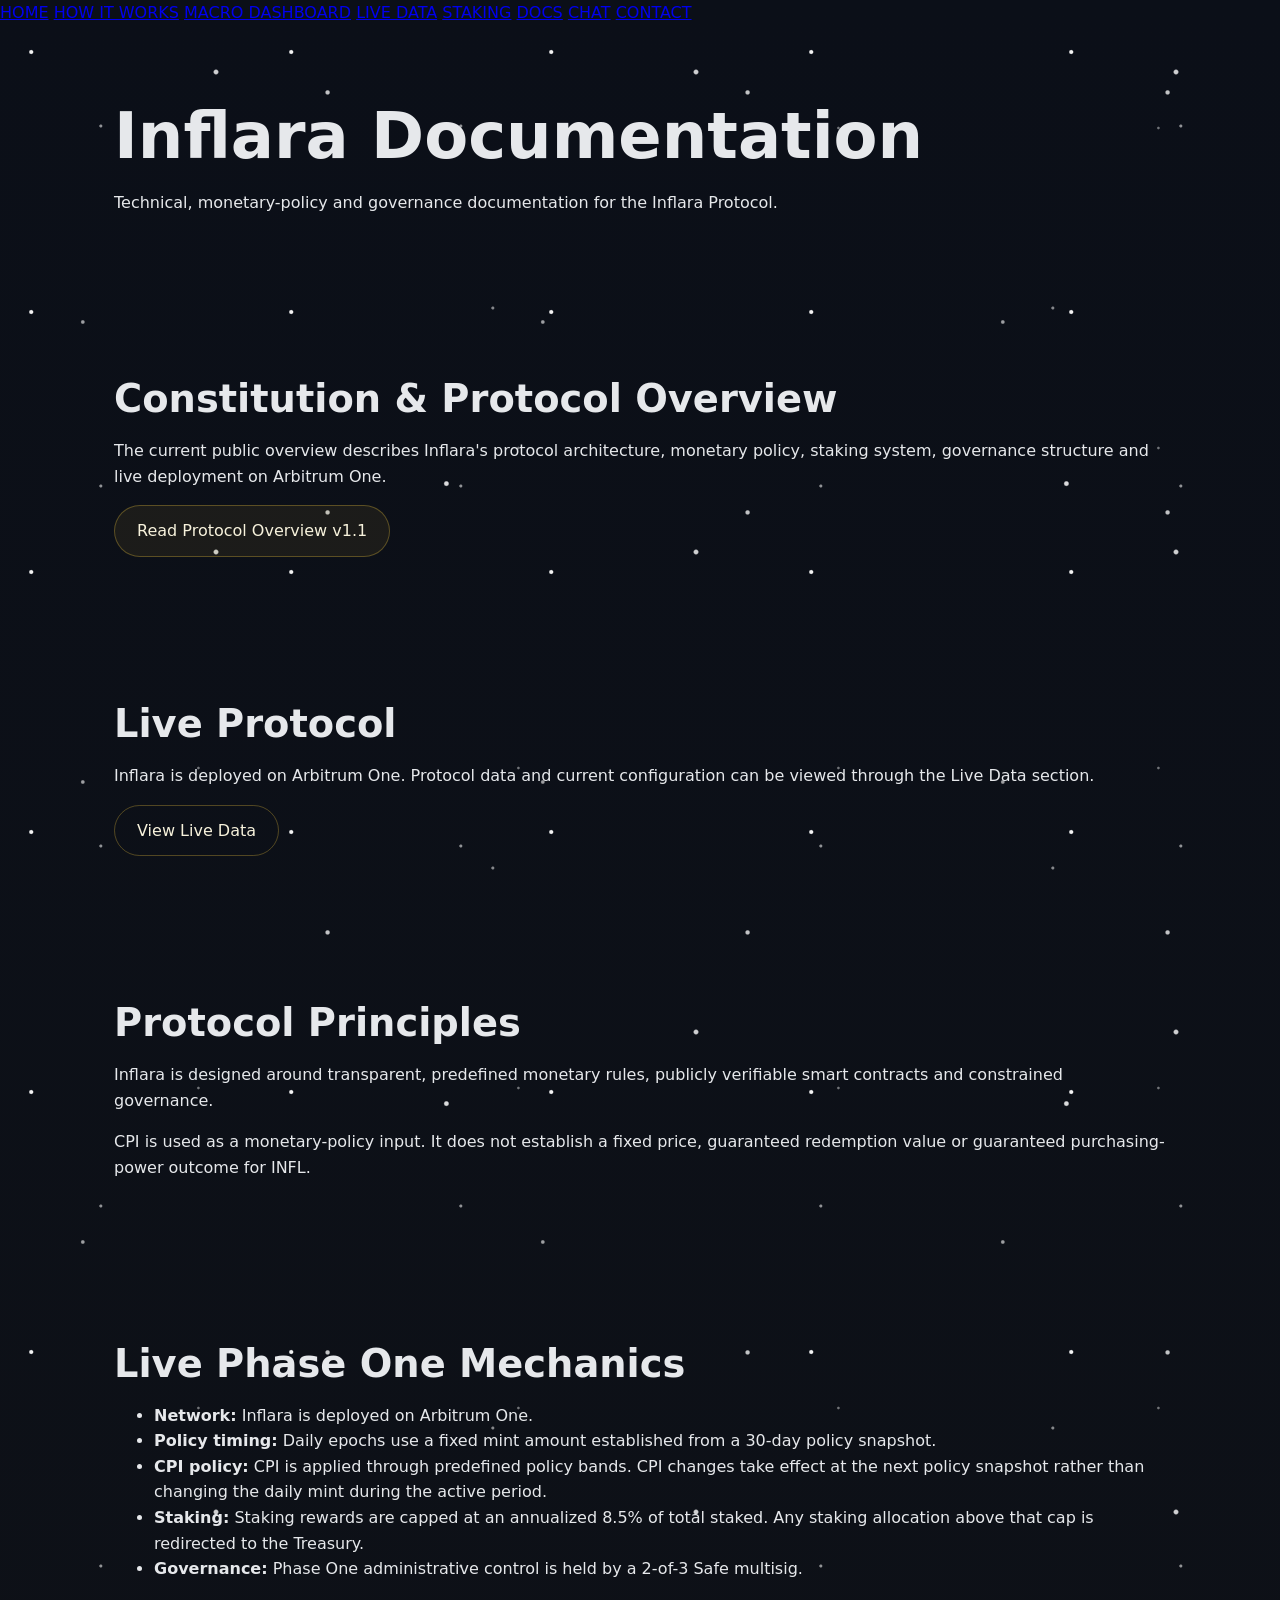
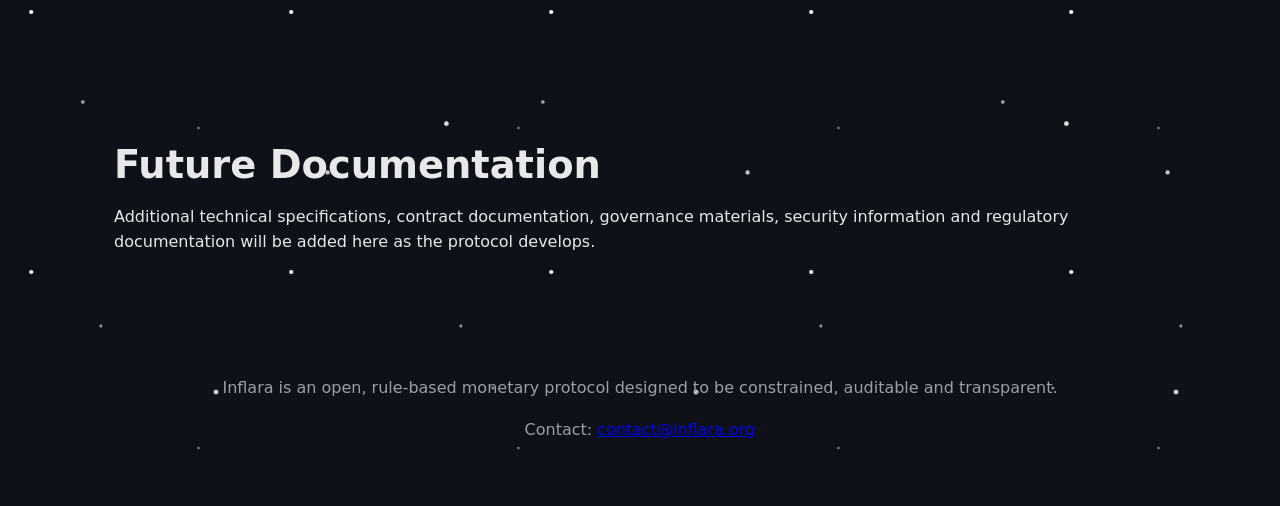
<file: docs.html>
<!DOCTYPE html>
<html lang="en">
<head>
  <meta charset="UTF-8">
  <meta name="viewport" content="width=device-width, initial-scale=1.0">
  <title>Inflara Documentation</title>
  <link rel="stylesheet" href="style.css">
</head>

<body>

<header>
  <nav>
    <a href="index.html">HOME</a>
    <a href="index.html#how-it-works">HOW IT WORKS</a>
    <a href="macro.html">MACRO DASHBOARD</a>
    <a href="live-data.html">LIVE DATA</a>
    <a href="staking.html">STAKING</a>
    <a href="docs.html">DOCS</a>
    <a href="chat.html">CHAT</a>
    <a href="mailto:contact@inflara.org">CONTACT</a>
  </nav>
</header>

<main>

  <section>
    <h1>Inflara Documentation</h1>

    <p>
      Technical, monetary-policy and governance documentation for the
      Inflara Protocol.
    </p>
  </section>

  <section>
    <h2>Constitution & Protocol Overview</h2>

    <p>
      The current public overview describes Inflara's protocol architecture,
      monetary policy, staking system, governance structure and live
      deployment on Arbitrum One.
    </p>

    <a href="Inflara_Constitution_Protocol_Overview_v1.1.pdf"
       class="button">
      Read Protocol Overview v1.1
    </a>
  </section>

  <section>
    <h2>Live Protocol</h2>

    <p>
      Inflara is deployed on Arbitrum One. Protocol data and current
      configuration can be viewed through the Live Data section.
    </p>

    <a href="live-data.html" class="button secondary">
      View Live Data
    </a>
  </section>

  <section>
    <h2>Protocol Principles</h2>

    <p>
      Inflara is designed around transparent, predefined monetary rules,
      publicly verifiable smart contracts and constrained governance.
    </p>

    <p>
      CPI is used as a monetary-policy input. It does not establish a fixed
      price, guaranteed redemption value or guaranteed purchasing-power
      outcome for INFL.
    </p>
  </section>

  <section>
    <h2>Live Phase One Mechanics</h2>

    <ul>
      <li><strong>Network:</strong> Inflara is deployed on Arbitrum One.</li>
      <li><strong>Policy timing:</strong> Daily epochs use a fixed mint amount established from a 30-day policy snapshot.</li>
      <li><strong>CPI policy:</strong> CPI is applied through predefined policy bands. CPI changes take effect at the next policy snapshot rather than changing the daily mint during the active period.</li>
      <li><strong>Staking:</strong> Staking rewards are capped at an annualized 8.5% of total staked. Any staking allocation above that cap is redirected to the Treasury.</li>
      <li><strong>Governance:</strong> Phase One administrative control is held by a 2-of-3 Safe multisig.</li>
    </ul>
  </section>

  <section>
    <h2>Future Documentation</h2>

    <p>
      Additional technical specifications, contract documentation,
      governance materials, security information and regulatory
      documentation will be added here as the protocol develops.
    </p>
  </section>

</main>

<footer>
  <p>
    Inflara is an open, rule-based monetary protocol designed to be
    constrained, auditable and transparent.
  </p>

  <p>
    Contact:
    <a href="mailto:contact@inflara.org">contact@inflara.org</a>
  </p>
</footer>

<script src="script.js"></script>

</body>
</html>
</file>
<file: style.css>
:root {
  --bg: #0e1117;
  --bg-deep: #0b0f18;
  --fg: #e6e8eb;
  --muted: #9aa0a6;
  --accent: #d4af37;
  --accent-soft: #f3e7b3;
  --panel-strong: rgba(10, 15, 30, 0.68);
  --border-gold: rgba(212, 175, 55, 0.16);
  --border-gold-strong: rgba(212, 175, 55, 0.28);
  --shadow-gold: 0 10px 30px rgba(212, 175, 55, 0.08);
  --max-width: 1100px;
}

* {
  box-sizing: border-box;
}

html {
  scroll-behavior: smooth;
}

body {
  margin: 0;
  font-family: system-ui, -apple-system, BlinkMacSystemFont, "Segoe UI", sans-serif;
  color: var(--fg);
  line-height: 1.6;
  overflow-x: hidden;

  background:
    radial-gradient(circle at 12% 20%, rgba(255,255,255,0.95) 1.4px, transparent 2.6px),
    radial-gradient(circle at 28% 35%, rgba(255,255,255,0.55) 1px, transparent 2px),
    radial-gradient(circle at 45% 15%, rgba(255,255,255,0.8) 1.8px, transparent 3px),
    radial-gradient(circle at 62% 40%, rgba(255,255,255,0.42) 0.8px, transparent 1.8px),
    radial-gradient(circle at 78% 22%, rgba(255,255,255,0.75) 1.5px, transparent 2.8px),
    radial-gradient(circle at 88% 55%, rgba(255,255,255,0.5) 1px, transparent 2px),
    radial-gradient(circle at 18% 70%, rgba(255,255,255,0.6) 1.2px, transparent 2.4px),
    radial-gradient(circle at 72% 78%, rgba(255,255,255,0.85) 1.7px, transparent 3px),
    linear-gradient(to bottom, var(--bg-deep), var(--bg));

  background-size:
    260px 260px,
    360px 360px,
    480px 480px,
    320px 320px,
    420px 420px,
    560px 560px,
    460px 460px,
    620px 620px,
    100% 100%;

  animation:
    starRise 55s linear infinite,
    starTwinkle 4.8s ease-in-out infinite alternate;
}

@keyframes starRise {
  from {
    background-position:
      0 0,
      0 0,
      0 0,
      0 0,
      0 0,
      0 0,
      0 0,
      0 0,
      0 0;
  }

  to {
    background-position:
      0 -260px,
      0 -360px,
      0 -480px,
      0 -320px,
      0 -420px,
      0 -560px,
      0 -460px,
      0 -620px,
      0 0;
  }
}

@keyframes starTwinkle {
  from {
    filter: brightness(0.8);
  }

  to {
    filter: brightness(1.25);
  }
}

#starfield {
  display: none;
}

main {
  width: 100%;
}

section {
  max-width: var(--max-width);
  margin: 0 auto;
  padding: 4.5rem 1.5rem;
}

.section {
  position: relative;
}

.center {
  text-align: center;
}

/* Navigation */

.topbar {
  position: sticky;
  top: 0;
  z-index: 1000;
  width: 100%;
  padding: 18px 32px;
  display: flex;
  align-items: center;
  justify-content: space-between;
  gap: 20px;
  background: rgba(3, 8, 20, 0.78);
  backdrop-filter: blur(12px);
  border-bottom: 1px solid var(--border-gold);
}

.nav-brand {
  flex-shrink: 0;
}

.nav-brand a {
  text-decoration: none;
  color: var(--accent-soft);
  font-size: 1rem;
  font-weight: 700;
  letter-spacing: 0.24em;
}

.nav-links {
  flex: 1;
  display: flex;
  justify-content: center;
  gap: 30px;
  flex-wrap: wrap;
}

.nav-links a {
  position: relative;
  text-decoration: none;
  color: #e7eaf3;
  font-size: 0.92rem;
  font-weight: 600;
  letter-spacing: 0.1em;
  text-transform: uppercase;
  transition: color 0.2s ease;
}

.nav-links a:hover {
  color: var(--accent-soft);
}

.nav-links a::after {
  content: "";
  position: absolute;
  left: 0;
  bottom: -6px;
  width: 0;
  height: 1px;
  background: linear-gradient(to right, transparent, var(--accent), transparent);
  transition: width 0.25s ease;
}

.nav-links a:hover::after {
  width: 100%;
}

/* Hero */

.hero {
  text-align: center;
  padding-top: 5rem;
  padding-bottom: 4.5rem;
}

/* Typography */

h1,
h2,
h3,
h4 {
  line-height: 1.2;
  margin-top: 0;
}

h1 {
  font-size: 4rem;
  margin-bottom: 1rem;
}

h2 {
  font-size: 2.4rem;
  margin-bottom: 1rem;
}

p {
  margin-top: 0;
}

.subtitle {
  color: var(--muted);
  font-size: 1.08rem;
  margin-bottom: 1rem;
}

.intro {
  max-width: 760px;
  margin: 1.25rem auto 0;
  color: #dfe4ea;
}

.note {
  color: var(--muted);
  margin-top: 1.2rem;
}

/* Buttons */

.button,
.button-like {
  display: inline-flex;
  align-items: center;
  justify-content: center;
  padding: 12px 22px;
  border-radius: 999px;
  border: 1px solid rgba(212, 175, 55, 0.35);
  background: rgba(212, 175, 55, 0.08);
  color: #f7f2dc;
  text-decoration: none;
  cursor: pointer;
  font: inherit;
  transition:
    background 0.2s ease,
    transform 0.2s ease,
    border-color 0.2s ease;
}

.button:hover,
.button-like:hover {
  background: rgba(212, 175, 55, 0.14);
  border-color: rgba(212, 175, 55, 0.5);
  transform: translateY(-1px);
}

.button.secondary {
  background: transparent;
}

.button:disabled,
.mini-button:disabled {
  cursor: not-allowed;
  opacity: 1;
  color: #f7f2dc;
  text-shadow: 0 0 6px rgba(255, 255, 255, 0.08);
  background: rgba(212, 175, 55, 0.045);
  border-color: rgba(212, 175, 55, 0.16);
  filter: saturate(0.72);
  box-shadow: none;
}

.hero-buttons {
  display: flex;
  justify-content: center;
  gap: 14px;
  flex-wrap: wrap;
  margin-top: 1.75rem;
}

/* Stats */

.stats-grid {
  display: grid;
  grid-template-columns: repeat(4, minmax(0, 1fr));
  gap: 1.5rem;
  margin-top: 2rem;
}

.stat-card {
  background:
    linear-gradient(
      180deg,
      rgba(7, 16, 38, 0.88),
      rgba(5, 11, 26, 0.94)
    );
  border-radius: 22px;
  padding: 1.75rem 1rem;
  min-height: 132px;
  text-align: center;
  border: 1px solid var(--border-gold);
  box-shadow: var(--shadow-gold);
  display: flex;
  flex-direction: column;
  justify-content: center;
  transition:
    transform 0.2s ease,
    border-color 0.2s ease;
}

.stat-card:hover {
  transform: translateY(-4px);
  border-color: var(--border-gold-strong);
}

.stat-number {
  font-size: 1.95rem;
  font-weight: 700;
  color: var(--accent-soft);
  letter-spacing: 0.02em;
  margin-bottom: 0.4rem;
}

.stat-label {
  font-size: 0.92rem;
  color: var(--muted);
  letter-spacing: 0.08em;
}

/* Dashboard panels */

.dashboard-box {
  background: var(--panel-strong);
  padding: 1.5rem;
  border-radius: 20px;
  border: 1px solid var(--border-gold);
  box-shadow: var(--shadow-gold);
}

/* Approval status panel */

.approval-box,
.rewards-box {
  margin-top: 1.5rem;
  margin-bottom: 2.5rem;
  padding: 1.2rem;
  border-radius: 18px;
  background:
    linear-gradient(
      180deg,
      rgba(7, 16, 38, 0.82),
      rgba(5, 11, 26, 0.92)
    );
  border: 1px solid var(--border-gold);
  box-shadow: var(--shadow-gold);
}

.approval-title,
.rewards-title {
  font-size: 0.9rem;
  font-weight: 700;
  letter-spacing: 0.08em;
  text-transform: uppercase;
  color: var(--accent-soft);
  margin-bottom: 1rem;
}

.approval-row,
.rewards-row {
  display: flex;
  justify-content: space-between;
  align-items: center;
  gap: 1rem;
  padding: 0.85rem 0;
  border-bottom: 1px solid rgba(255,255,255,0.06);
}

.approval-row:last-child,
.rewards-row:last-child {
  border-bottom: none;
}

.approval-row span,
.rewards-row span {
  color: var(--muted);
}

.approval-row strong,
.rewards-row strong {
  color: #f7f2dc;
  text-align: right;
}

/* Inputs */

input {
  font: inherit;
}

input[type="number"] {
  padding: 9px 11px;
  border-radius: 8px;
  border: 1px solid rgba(255,255,255,0.15);
  background: rgba(255,255,255,0.92);
  color: #111;
}

.input-with-button {
  display: flex;
  gap: 10px;
  align-items: center;
  flex-wrap: wrap;
}

.input-with-button input {
  width: 220px;
  max-width: 100%;
}

.mini-button {
  padding: 10px 14px;
  border-radius: 10px;
  border: 1px solid var(--accent);
  background: transparent;
  color: var(--accent);
  cursor: pointer;
  font-weight: bold;
}

.mini-button:hover {
  background: rgba(212, 175, 55, 0.12);
}

/* Slider */

.stake-controls {
  display: flex;
  flex-direction: column;
  gap: 16px;
}

.slider-section {
  width: 100%;
  max-width: 520px;
}

#stake-slider {
  width: 100%;
  cursor: pointer;
  accent-color: var(--accent);
}

.slider-labels {
  display: flex;
  justify-content: space-between;
  margin-top: 6px;
  font-size: 0.8rem;
  color: var(--muted);
}

/* Images / diagrams */

.logo,
.diagram-image,
.image-card img,
.hero img,
section img {
  display: block;
  max-width: 100%;
  height: auto;
  object-fit: contain;
  border-radius: 28px;
  opacity: 0.92;
  mix-blend-mode: screen;
  filter:
    drop-shadow(0 0 22px rgba(212, 175, 55, 0.10))
    brightness(1.03);
  -webkit-mask-image:
    linear-gradient(to right, transparent 0%, black 8%, black 92%, transparent 100%),
    linear-gradient(to bottom, transparent 0%, black 8%, black 92%, transparent 100%);
  -webkit-mask-composite: source-in;
  mask-image:
    linear-gradient(to right, transparent 0%, black 8%, black 92%, transparent 100%),
    linear-gradient(to bottom, transparent 0%, black 8%, black 92%, transparent 100%);
  mask-composite: intersect;
}

.logo {
  width: min(280px, 70vw);
  max-height: 420px;
  margin: 0 auto 1.5rem;
}

.diagram-card,
.image-card {
  position: relative;
  margin: 2rem auto;
  border-radius: 28px;
  overflow: hidden;
  background: transparent;
  border: none;
  box-shadow: none;
}

.diagram-card::after,
.image-card::after {
  content: "";
  position: absolute;
  inset: 0;
  pointer-events: none;
  border-radius: inherit;
  background:
    radial-gradient(
      circle at center,
      transparent 52%,
      rgba(11, 15, 24, 0.72) 86%,
      var(--bg-deep) 100%
    );
}

.diagram-image,
.image-card img {
  max-height: 760px;
}

/* Macro chart */

.chart-panel {
  width: 100%;
  min-height: 430px;
  height: 430px;
  position: relative;
  padding: 20px;
  border-radius: 22px;
  background: rgba(10, 15, 30, 0.58);
  border: 1px solid var(--border-gold);
  box-shadow: var(--shadow-gold);
  overflow: hidden;
}

#macroChart {
  width: 100% !important;
  height: 100% !important;
}

/* Toast notifications */

.toast-root {
  position: fixed;
  right: 18px;
  bottom: 18px;
  z-index: 5000;
  display: grid;
  gap: 10px;
  pointer-events: none;
}

.toast {
  min-width: 260px;
  max-width: 360px;
  padding: 14px 16px;
  border-radius: 14px;
  background: rgba(8, 13, 28, 0.96);
  border: 1px solid var(--border-gold);
  color: var(--fg);
  box-shadow: 0 12px 35px rgba(0, 0, 0, 0.35);
  animation: toastIn 0.25s ease both;
}

.toast.success {
  border-color: rgba(80, 220, 140, 0.55);
}

.toast.error {
  border-color: rgba(255, 90, 90, 0.6);
}

.toast.info {
  border-color: var(--border-gold);
}

.toast-title {
  font-weight: 700;
  margin-bottom: 3px;
}

.toast-message {
  color: var(--muted);
  font-size: 0.92rem;
}

@keyframes toastIn {
  from {
    opacity: 0;
    transform: translateY(8px);
  }

  to {
    opacity: 1;
    transform: translateY(0);
  }
}

/* Footer */

footer {
  text-align: center;
  padding: 2rem 1.5rem 3rem;
  color: var(--muted);
  max-width: 900px;
  margin: 0 auto;
}

/* Claim rewards active glow */

.button.claim-ready {
  border-color: rgba(212, 175, 55, 0.9);

  background:
    linear-gradient(
      180deg,
      rgba(212, 175, 55, 0.18),
      rgba(212, 175, 55, 0.08)
    );

  box-shadow:
    0 0 18px rgba(212, 175, 55, 0.30),
    0 0 42px rgba(212, 175, 55, 0.16);

  animation: rewardPulse 2s ease-in-out infinite;
}

@keyframes rewardPulse {
  0% {
    box-shadow:
      0 0 12px rgba(212, 175, 55, 0.18),
      0 0 26px rgba(212, 175, 55, 0.08);
  }

  50% {
    box-shadow:
      0 0 22px rgba(212, 175, 55, 0.40),
      0 0 52px rgba(212, 175, 55, 0.22);
  }

  100% {
    box-shadow:
      0 0 12px rgba(212, 175, 55, 0.18),
      0 0 26px rgba(212, 175, 55, 0.08);
  }
}

/* Responsive */

@media (max-width: 1100px) {
  .stats-grid {
    grid-template-columns: repeat(2, minmax(0, 1fr));
  }

  .chart-panel {
    min-height: 380px;
    height: 380px;
  }
}

@media (max-width: 900px) {
  .topbar {
    flex-direction: column;
    gap: 14px;
    padding: 16px 20px;
  }

  .nav-links {
    gap: 18px;
  }

  section {
    padding: 4rem 1.25rem;
  }

  h1 {
    font-size: 3rem;
  }

  h2 {
    font-size: 2rem;
  }

  .diagram-image,
  .image-card img {
    max-height: 560px;
  }
}

@media (max-width: 640px) {
  .stats-grid {
    grid-template-columns: 1fr;
  }

  .hero-buttons {
    flex-direction: column;
    align-items: center;
  }

  .input-with-button {
    align-items: stretch;
  }

  .input-with-button input {
    width: 100%;
  }

  .approval-row,
  .rewards-row {
    align-items: flex-start;
    flex-direction: column;
  }

  .approval-row strong,
  .rewards-row strong {
    text-align: left;
  }

  .chart-panel {
    min-height: 320px;
    height: 320px;
    padding: 12px;
  }

  .toast-root {
    left: 14px;
    right: 14px;
  }

  .toast {
    max-width: none;
    width: 100%;
  }
}

@media (max-width: 560px) {
  h1 {
    font-size: 2.5rem;
  }

  .diagram-card,
  .image-card,
  .diagram-image,
  .image-card img {
    border-radius: 18px;
  }
}
/* Testnet warning */

.testnet-warning {
  text-align: center;

  background:
    linear-gradient(
      180deg,
      rgba(55, 35, 5, 0.72),
      rgba(25, 16, 4, 0.88)
    );

  border: 1px solid rgba(212, 175, 55, 0.28);

  box-shadow:
    0 0 24px rgba(212, 175, 55, 0.08),
    inset 0 0 24px rgba(212, 175, 55, 0.04);
}

.testnet-warning h3 {
  margin-top: 0;
  margin-bottom: 0.9rem;

  color: var(--accent-soft);

  font-size: 1.25rem;
  letter-spacing: 0.04em;
}

.testnet-warning p {
  margin: 0.5rem 0;

  color: #d7dce5;

  max-width: 720px;
  margin-left: auto;
  margin-right: auto;
}
/* Recent activity */

.activity-box {
  background:
    linear-gradient(
      180deg,
      rgba(7, 16, 38, 0.88),
      rgba(5, 11, 26, 0.94)
    );

  border: 1px solid var(--border-gold);

  border-radius: 24px;

  padding: 1.6rem;

  box-shadow: var(--shadow-gold);
}

.activity-title {
  font-size: 1.1rem;
  font-weight: 700;

  color: var(--accent-soft);

  margin-bottom: 1.2rem;

  letter-spacing: 0.04em;
}

.activity-list {
  display: flex;
  flex-direction: column;
  gap: 1rem;
}

.activity-card {
  background:
    rgba(255, 255, 255, 0.03);

  border: 1px solid rgba(212, 175, 55, 0.12);

  border-radius: 18px;

  padding: 1rem 1.1rem;

  transition:
    transform 0.2s ease,
    border-color 0.2s ease,
    background 0.2s ease;
}

.activity-card:hover {
  transform: translateY(-2px);

  border-color:
    rgba(212, 175, 55, 0.28);

  background:
    rgba(255, 255, 255, 0.05);
}

.activity-top {
  display: flex;
  justify-content: space-between;
  align-items: center;
  gap: 12px;
  flex-wrap: wrap;

  margin-bottom: 0.55rem;
}

.activity-type {
  font-weight: 700;
  color: var(--accent-soft);
}

.activity-time {
  font-size: 0.84rem;
  color: var(--muted);
}

.activity-amount {
  font-size: 1rem;
  font-weight: 600;

  color: #f4f6fb;

  margin-bottom: 0.7rem;
}

.activity-link a {
  color: var(--accent);
  text-decoration: none;
  font-size: 0.9rem;
}

.activity-link a:hover {
  text-decoration: underline;
}

.activity-empty {
  color: var(--muted);
  text-align: center;
  padding: 1.2rem 0;
}
/* RPC status badge */

#rpc-provider {
  display: inline-flex;
  align-items: center;
  gap: 6px;

  color: var(--accent-soft);
  font-weight: 700;
}

#rpc-provider::before {
  content: "";
  width: 8px;
  height: 8px;

  border-radius: 999px;

  background: var(--accent);

  box-shadow:
    0 0 8px rgba(212, 175, 55, 0.65),
    0 0 18px rgba(212, 175, 55, 0.25);
}
/* Network styles */

.network-mainnet {
  color: #7ee787;
  font-weight: 700;
}

.network-testnet {
  color: #d4af37;
  font-weight: 700;
}

.network-l2 {
  color: #8ab4ff;
  font-weight: 700;
}

.network-unknown {
  color: #ff7b72;
  font-weight: 700;
}
/* Environment badge */

.environment-badge {
  display: inline-flex;
  align-items: center;
  justify-content: center;

  margin-top: 18px;
  padding: 10px 18px;

  border-radius: 999px;

  font-size: 0.82rem;
  font-weight: 800;
  letter-spacing: 0.12em;
  text-transform: uppercase;

  backdrop-filter: blur(10px);

  border: 1px solid rgba(255,255,255,0.08);

  box-shadow:
    0 0 18px rgba(0,0,0,0.28),
    0 0 35px rgba(212,175,55,0.06);
}

.environment-badge.testnet-mode {
  color: #f5d46b;

  background:
    linear-gradient(
      180deg,
      rgba(212,175,55,0.14),
      rgba(212,175,55,0.06)
    );

  border-color: rgba(212,175,55,0.32);
}

.environment-badge.mainnet-mode {
  color: #7ee787;

  background:
    linear-gradient(
      180deg,
      rgba(80,220,140,0.14),
      rgba(80,220,140,0.05)
    );

  border-color: rgba(80,220,140,0.32);
}
</file>
